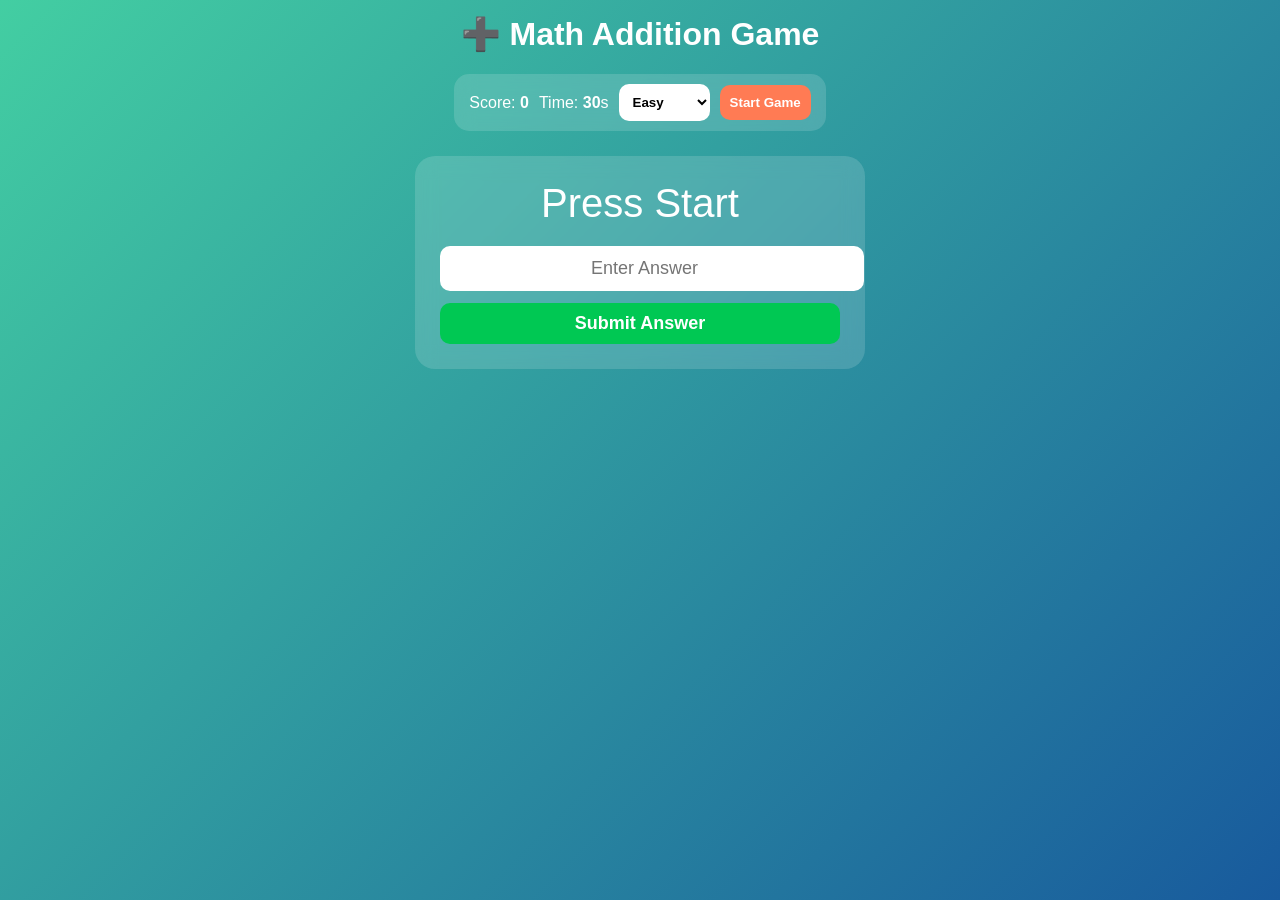
<file: additiongame.html>
<!DOCTYPE html>
<html lang="en">
<head>
<meta charset="UTF-8">
<meta name="viewport" content="width=device-width, initial-scale=1.0">
<title>Math Addition Game</title>

<style>
:root{
--bg:linear-gradient(135deg,#43cea2,#185a9d);
}

body{
margin:0;
font-family:'Segoe UI',sans-serif;
background:var(--bg);
color:white;
display:flex;
flex-direction:column;
align-items:center;
min-height:100vh;
}

h1{
margin-top:15px;
font-size:clamp(22px,4vw,32px);
}

.top-bar{
display:flex;
flex-wrap:wrap;
gap:10px;
justify-content:center;
align-items:center;
background:rgba(255,255,255,0.15);
padding:10px 15px;
border-radius:15px;
backdrop-filter:blur(10px);
}

button,select{
padding:10px;
border:none;
border-radius:10px;
font-weight:bold;
cursor:pointer;
}

button{
background:#ff7b54;
color:white;
}

button:hover{
opacity:0.8;
}

select{
background:white;
color:black;
}

.game-box{
margin-top:25px;
background:rgba(255,255,255,0.15);
padding:25px;
border-radius:20px;
text-align:center;
width:90%;
max-width:400px;
backdrop-filter:blur(10px);
}

.question{
font-size:clamp(28px,6vw,40px);
margin-bottom:20px;
}

input{
width:100%;
padding:12px;
font-size:18px;
border:none;
border-radius:10px;
text-align:center;
}

.submit-btn{
margin-top:12px;
width:100%;
font-size:18px;
background:#00c853;
}

.submit-btn:hover{
background:#00a844;
}

.win{
margin-top:20px;
display:none;
text-align:center;
}

.stars{
color:gold;
font-size:24px;
}
</style>
</head>

<body>

<h1>➕ Math Addition Game</h1>

<div class="top-bar">
<span>Score: <b id="score">0</b></span>
<span>Time: <b id="time">30</b>s</span>

<select id="level">
<option value="10">Easy</option>
<option value="50">Medium</option>
<option value="100">Hard</option>
</select>

<button onclick="startGame()">Start Game</button>
</div>

<div class="game-box">
<div class="question" id="question">Press Start</div>

<input type="number" id="answer" placeholder="Enter Answer">

<button class="submit-btn" onclick="checkAnswer()">Submit Answer</button>
</div>

<div class="win" id="win">
🎉 Time's Up!<br>
<div class="stars" id="stars"></div>
</div>

<script>
let num1,num2,correct;
let score=0,time=30,timer;

function startGame(){

score=0;
time=30;

document.getElementById("score").textContent=0;
document.getElementById("time").textContent=30;
document.getElementById("win").style.display="none";

nextQuestion();

clearInterval(timer);
timer=setInterval(()=>{
time--;
document.getElementById("time").textContent=time;

if(time<=0){
clearInterval(timer);
endGame();
}
},1000);

}

function nextQuestion(){

let max=parseInt(document.getElementById("level").value);

num1=Math.floor(Math.random()*max);
num2=Math.floor(Math.random()*max);

correct=num1+num2;

document.getElementById("question").textContent=`${num1} + ${num2} = ?`;
document.getElementById("answer").value="";
}

function checkAnswer(){

let input=document.getElementById("answer");
let ans=parseInt(input.value);

if(isNaN(ans)) return;

if(ans===correct){
score++;
playSound(700);
}else{
playSound(200);
}

document.getElementById("score").textContent=score;

input.value="";
nextQuestion();
}

document.getElementById("answer").addEventListener("keyup",function(e){
if(e.key==="Enter"){
checkAnswer();
}
});

function endGame(){

document.getElementById("win").style.display="block";

let stars="⭐️⭐️⭐️";
if(score<10) stars="⭐️⭐️";
if(score<5) stars="⭐️";

document.getElementById("stars").textContent=stars;

playSound(1000);
}

function playSound(freq){
let ctx=new(window.AudioContext||window.webkitAudioContext)();
let osc=ctx.createOscillator();
osc.frequency.value=freq;
osc.connect(ctx.destination);
osc.start();
osc.stop(ctx.currentTime+0.1);
}
</script>

</body>
</html>
</file>
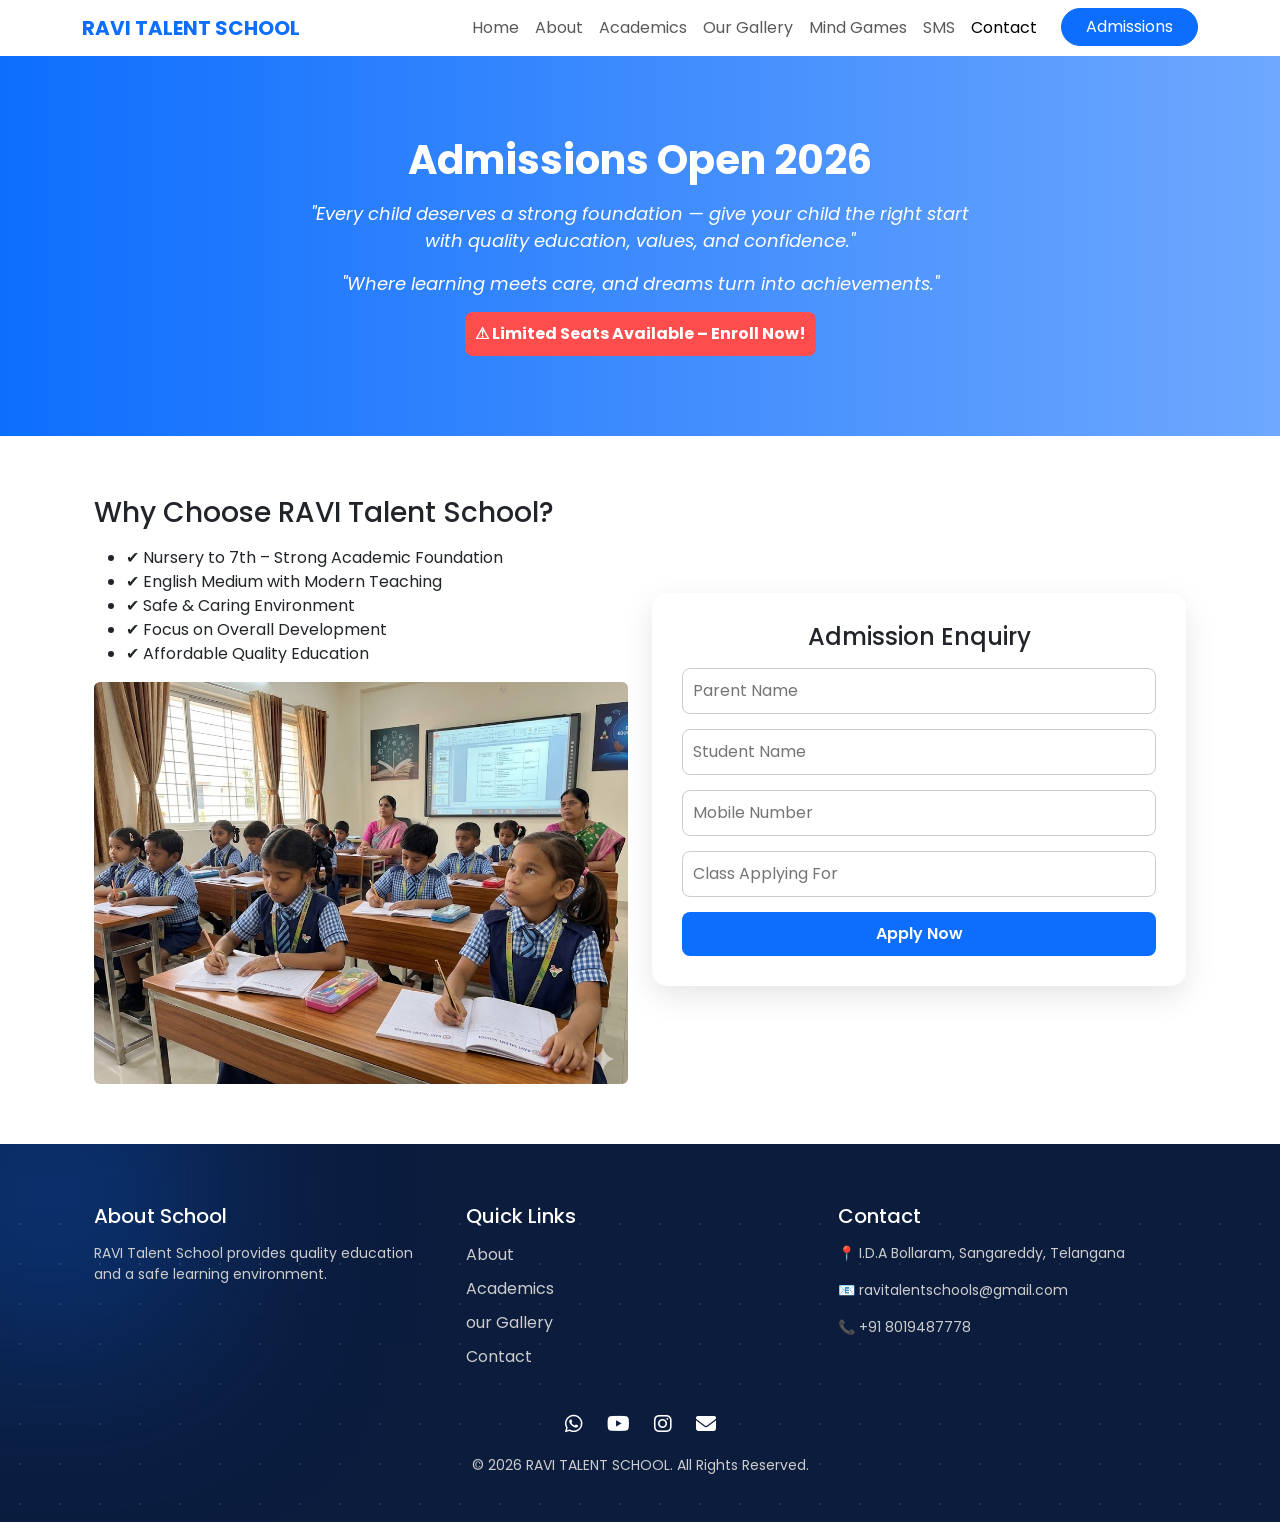
<file: admissions.html>
<!DOCTYPE html>
<html lang="en">
<head>
<meta charset="UTF-8">
<meta name="viewport" content="width=device-width, initial-scale=1.0">

<title>Admissions - RAVI Talent School</title>

<!-- Bootstrap -->
<link href="https://cdn.jsdelivr.net/npm/bootstrap@5.3.2/dist/css/bootstrap.min.css" rel="stylesheet">

<!-- Google Font -->
<link href="https://fonts.googleapis.com/css2?family=Poppins:wght@300;500;600;700&display=swap" rel="stylesheet">

<link rel="stylesheet" href="https://cdnjs.cloudflare.com/ajax/libs/font-awesome/6.5.0/css/all.min.css">

<link rel="stylesheet" href="styles.css">

<style>

/* HERO */
.admission-hero {
    background: linear-gradient(to right, #0d6efd, #6ea8fe);
    color: white;
    padding: 80px 0;
    text-align: center;
}

/* QUOTE */
.quote {
    font-size: 18px;
    font-style: italic;
    max-width: 700px;
    margin: auto;
}

/* ALERT */
.limited {
    background: #ff4d4d;
    color: white;
    padding: 10px;
    font-weight: bold;
    border-radius: 8px;
    display: inline-block;
    margin-top: 15px;
}

/* FORM */
.admission-form {
    background: white;
    padding: 30px;
    border-radius: 15px;
    box-shadow: 0 10px 30px rgba(0,0,0,0.1);
}

.admission-form input {
    width: 100%;
    padding: 10px;
    margin-bottom: 15px;
    border-radius: 8px;
    border: 1px solid #ccc;
}

.admission-form button {
    width: 100%;
    padding: 10px;
    border: none;
    background: #0d6efd;
    color: white;
    border-radius: 8px;
}

.admission-form button:hover {
    background: #084298;
}

</style>

</head>

<body>

<!-- NAVBAR -->
<nav class="navbar navbar-expand-lg navbar-light sticky-top glass">
<div class="container">

<a class="navbar-brand fw-bold text-primary">RAVI TALENT SCHOOL</a>

<button class="navbar-toggler" type="button" data-bs-toggle="collapse" data-bs-target="#menu">
<span class="navbar-toggler-icon"></span>
</button>

<div class="collapse navbar-collapse" id="menu">
<ul class="navbar-nav ms-auto">

<li class="nav-item"><a class="nav-link" href="index.html">Home</a></li>
<li class="nav-item"><a class="nav-link" href="about.html">About</a></li>
<li class="nav-item"><a class="nav-link" href="academics.html">Academics</a></li>
<li class="nav-item"><a class="nav-link" href="gallery.html">Our Gallery</a></li>
<li class="nav-item"><a class="nav-link" href="mindgames.html">Mind Games</a></li>
<li class="nav-item">
<a class="nav-link" href="https://school.ravitalentsupport.workers.dev/" target="_blank">SMS</a>
</li>
<li class="nav-item"><a class="nav-link active" href="#contact">Contact</a></li>

<li class="nav-item">
<a href="admissions.html" class="btn btn-primary rounded-pill px-4 ms-lg-3 mt-2 mt-lg-0">
Admissions
</a>
</li>

</ul>
</div>

</div>
</nav>

<!-- HERO -->
<section class="admission-hero">
<div class="container">

<h1 class="fw-bold">Admissions Open 2026</h1>

<p class="quote mt-3">
"Every child deserves a strong foundation — give your child the right start with quality education, values, and confidence."
</p>

<p class="quote mt-3">
"Where learning meets care, and dreams turn into achievements."
</p>

<div class="limited">
⚠ Limited Seats Available – Enroll Now!
</div>

</div>
</section>

<!-- CONTENT -->
<section class="section">
<div class="container">
<div class="row align-items-center">

<!-- LEFT -->
<div class="col-lg-6">

<h3 class="mb-3">Why Choose RAVI Talent School?</h3>

<ul>
<li>✔ Nursery to 7th – Strong Academic Foundation</li>
<li>✔ English Medium with Modern Teaching</li>
<li>✔ Safe & Caring Environment</li>
<li>✔ Focus on Overall Development</li>
<li>✔ Affordable Quality Education</li>
</ul>

<img src="Assets/ClassRoom.jpeg" class="img-fluid rounded mt-3">

</div>

<!-- RIGHT FORM -->
<div class="col-lg-6">

<form action="https://formsubmit.co/ravitalentschools@gmail.com" method="POST" class="admission-form">

<input type="hidden" name="_captcha" value="false">
<input type="hidden" name="_subject" value="New Admission Enquiry">

<h4 class="text-center mb-3">Admission Enquiry</h4>

<input type="text" name="Parent Name" placeholder="Parent Name" required>
<input type="text" name="Student Name" placeholder="Student Name" required>
<input type="tel" name="Mobile Number" placeholder="Mobile Number" required>
<input type="text" name="Class Applying For" placeholder="Class Applying For" required>

<button type="submit">Apply Now</button>

</form>

</div>

</div>
</div>
</section>

<!-- FOOTER -->
<footer class="footer" id="contact">

<div class="footer-bg"></div>

<div class="container">
<div class="row">

<div class="col-md-4">
<h5>About School</h5>
<p>RAVI Talent School provides quality education and a safe learning environment.</p>
</div>

<div class="col-md-4">
<h5>Quick Links</h5>
<ul class="footer-links">
<li><a href="about.html">About</a></li>
<li><a href="academics.html">Academics</a></li>
<li><a href="gallery.html">our Gallery</a></li>
<li><a href="#contact">Contact</a></li>
</ul>
</div>

<div class="col-md-4">
<h5>Contact</h5>
<p>📍 I.D.A Bollaram, Sangareddy, Telangana</p>
<p>📧 ravitalentschools@gmail.com</p>
<p>📞 +91 8019487778</p>
</div>

</div>

<div class="social-icons text-center mt-4">
<a href="https://wa.me/918019487778" target="_blank"><i class="fab fa-whatsapp"></i></a>
<a href="https://www.youtube.com/@RavitalentSchool" target="_blank"><i class="fab fa-youtube"></i></a>
<a href="https://www.instagram.com/reel/DW5PZ6SDyOl/?igsh=MXRnZGo2" target="_blank"><i class="fab fa-instagram"></i></a>
<a href="mailto:ravitalentschools@gmail.com"><i class="fas fa-envelope"></i></a>
</div>

<div class="text-center mt-3">
<p class="copy-text">© 2026 RAVI TALENT SCHOOL. All Rights Reserved.</p>
</div>

</div>
</footer>

<script src="https://cdn.jsdelivr.net/npm/bootstrap@5.3.2/dist/js/bootstrap.bundle.min.js"></script>

</body>
</html>
</file>
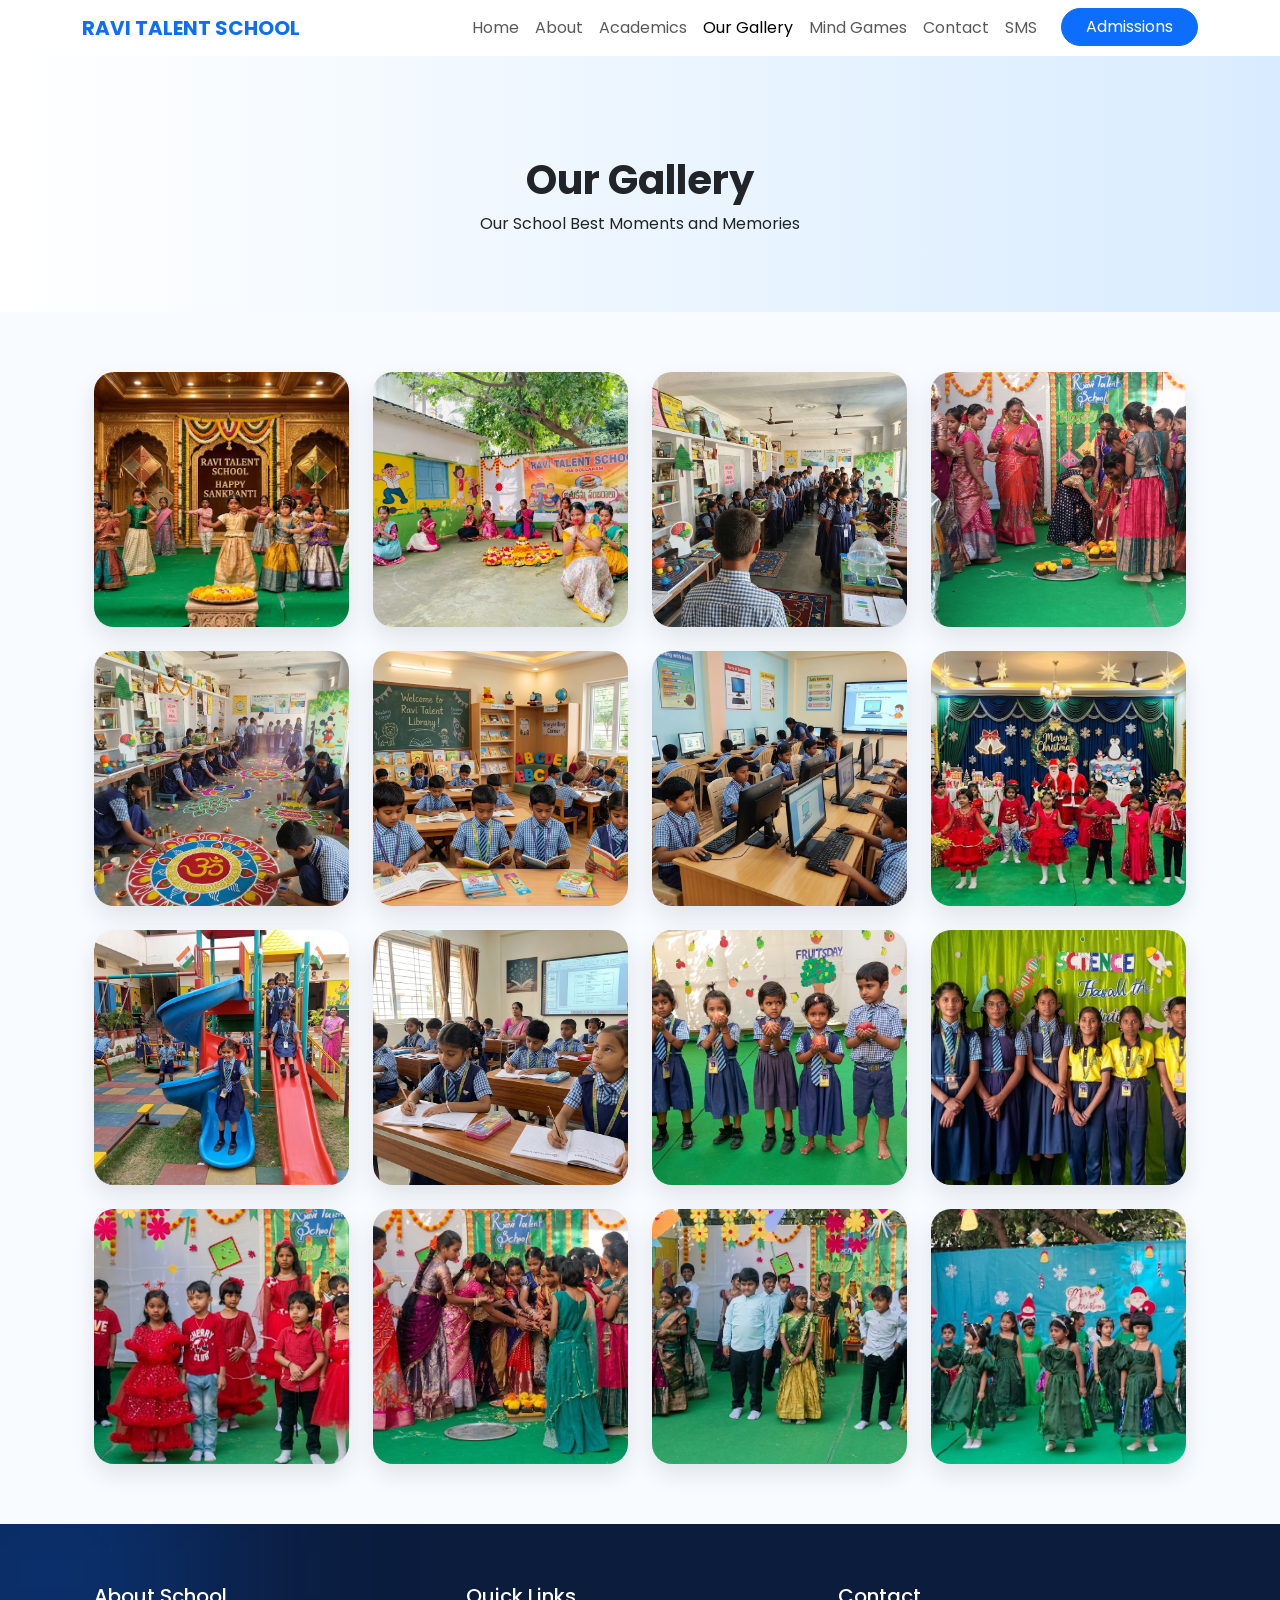
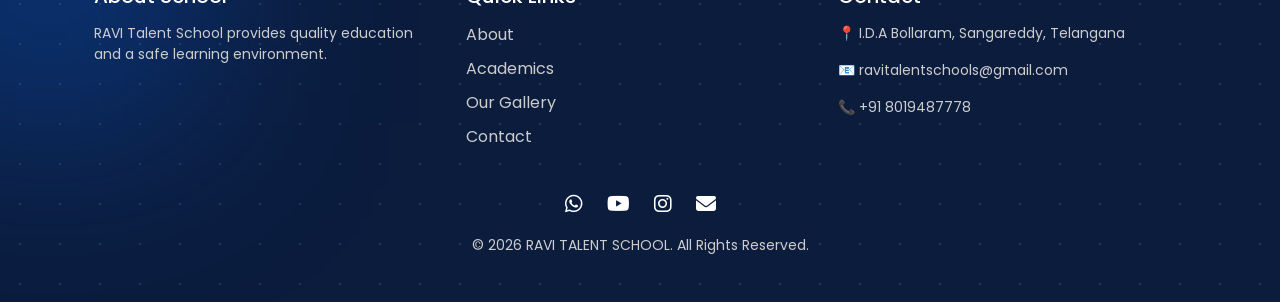
<file: gallery.html>
<!DOCTYPE html>
<html lang="en">
<head>
<meta charset="UTF-8">
<meta name="viewport" content="width=device-width, initial-scale=1.0">

<title>Gallery - RAVI Talent School</title>

<!-- Bootstrap -->
<link href="https://cdn.jsdelivr.net/npm/bootstrap@5.3.2/dist/css/bootstrap.min.css" rel="stylesheet">

<!-- Google Font -->
<link href="https://fonts.googleapis.com/css2?family=Poppins:wght@300;500;600;700&display=swap" rel="stylesheet">

<link rel="stylesheet" href="https://cdnjs.cloudflare.com/ajax/libs/font-awesome/6.5.0/css/all.min.css">

<link rel="stylesheet" href="styles.css">

<style>

/* GALLERY SECTION */
.gallery-section {
    background: #f8fbff;
}

/* CARD */
.gallery-card {
    width: 100%;
    aspect-ratio: 1;
    border-radius: 20px;
    overflow: hidden;
    position: relative;
    box-shadow: 0 10px 25px rgba(0,0,0,0.1);
    transition: 0.4s;
}

/* IMAGE */
.gallery-card img {
    width: 100%;
    height: 100%;
    object-fit: cover;
    transition: 0.4s;
    cursor: pointer;
}

/* HOVER */
.gallery-card:hover img {
    transform: scale(1.1);
}

.gallery-card:hover {
    transform: translateY(-8px);
}

/* OVERLAY */
.gallery-card::after {
    content: "";
    position: absolute;
    width: 100%;
    height: 100%;
    background: rgba(13,110,253,0.2);
    top: 0;
    left: 0;
    opacity: 0;
    transition: 0.4s;
}

.gallery-card:hover::after {
    opacity: 1;
}

/* LIGHTBOX */
.lightbox {
    position: fixed;
    width: 100%;
    height: 100%;
    background: rgba(0,0,0,0.9);
    top: 0;
    left: 0;
    display: none;
    justify-content: center;
    align-items: center;
    z-index: 9999;
}

.lightbox img {
    max-width: 90%;
    max-height: 80%;
    border-radius: 10px;
}

.lightbox span {
    position: absolute;
    top: 30px;
    right: 40px;
    font-size: 30px;
    color: white;
    cursor: pointer;
}

</style>

</head>

<body>

<!-- NAVBAR -->
<nav class="navbar navbar-expand-lg navbar-light sticky-top glass">
<div class="container">

<a class="navbar-brand fw-bold text-primary">RAVI TALENT SCHOOL</a>

<button class="navbar-toggler" type="button" data-bs-toggle="collapse" data-bs-target="#menu">
<span class="navbar-toggler-icon"></span>
</button>

<div class="collapse navbar-collapse" id="menu">
<ul class="navbar-nav ms-auto">

<li class="nav-item"><a class="nav-link" href="index.html">Home</a></li>
<li class="nav-item"><a class="nav-link" href="about.html">About</a></li>
<li class="nav-item"><a class="nav-link" href="academics.html">Academics</a></li>
<li class="nav-item"><a class="nav-link active" href="gallery.html">Our Gallery</a></li>
<li class="nav-item"><a class="nav-link" href="mindgames.html">Mind Games</a></li>
<li class="nav-item"><a class="nav-link" href="#contact">Contact</a></li>
<li class="nav-item">
<a class="nav-link" href="https://school.ravitalentsupport.workers.dev/" target="_blank">SMS</a>
</li>

<li class="nav-item">
<a href="admissions.html" class="btn btn-primary rounded-pill px-4 ms-lg-3 mt-2 mt-lg-0">
Admissions
</a>
</li>

</ul>
</div>

</div>
</nav>

<!-- HERO -->
<section class="hero text-center">
<div class="container">
<h1 class="fw-bold">Our Gallery</h1>
<p>Our School Best Moments and Memories</p>
</div>
</section>

<!-- GALLERY -->
<section class="gallery-section section text-center">
<div class="container">

<div class="row g-4">

<!-- IMAGES -->

<div class="col-lg-3 col-6">
<div class="gallery-card">
<img src="Assets/gallery1.jpeg" onclick="openLightbox(this.src)">
</div>
</div>

<div class="col-lg-3 col-6">
<div class="gallery-card">
<img src="Assets/update8.jpeg" onclick="openLightbox(this.src)">
</div>
</div>

<div class="col-lg-3 col-6">
<div class="gallery-card">
<img src="Assets/gallery3.jpeg" onclick="openLightbox(this.src)">
</div>
</div>

<div class="col-lg-3 col-6">
<div class="gallery-card">
<img src="Assets/gallery4.jpg" onclick="openLightbox(this.src)">
</div>
</div>

<div class="col-lg-3 col-6">
<div class="gallery-card">
<img src="Assets/gallery5.jpeg" onclick="openLightbox(this.src)">
</div>
</div>

<div class="col-lg-3 col-6">
<div class="gallery-card">
<img src="Assets/gallery6.jpeg" onclick="openLightbox(this.src)">
</div>
</div>

<div class="col-lg-3 col-6">
<div class="gallery-card">
<img src="Assets/gallery7.jpeg" onclick="openLightbox(this.src)">
</div>
</div>

<div class="col-lg-3 col-6">
<div class="gallery-card">
<img src="Assets/gallery8.jpeg" onclick="openLightbox(this.src)">
</div>
</div>

<div class="col-lg-3 col-6">
<div class="gallery-card">
<img src="Assets/playing.jpeg" onclick="openLightbox(this.src)">
</div>
</div>

<div class="col-lg-3 col-6">
<div class="gallery-card">
<img src="Assets/ClassRoom.jpeg" onclick="openLightbox(this.src)">
</div>
</div>

<div class="col-lg-3 col-6">
<div class="gallery-card">
<img src="Assets/update1.jpeg" onclick="openLightbox(this.src)">
</div>
</div>

<div class="col-lg-3 col-6">
<div class="gallery-card">
<img src="Assets/update2.jpeg" onclick="openLightbox(this.src)">
</div>
</div>

<div class="col-lg-3 col-6">
<div class="gallery-card">
<img src="Assets/update3.jpeg" onclick="openLightbox(this.src)">
</div>
</div>

<div class="col-lg-3 col-6">
<div class="gallery-card">
<img src="Assets/update4.jpeg" onclick="openLightbox(this.src)">
</div>
</div>

<div class="col-lg-3 col-6">
<div class="gallery-card">
<img src="Assets/update5.jpeg" onclick="openLightbox(this.src)">
</div>
</div>

<div class="col-lg-3 col-6">
<div class="gallery-card">
<img src="Assets/update6.jpeg" onclick="openLightbox(this.src)">
</div>
</div>

</div>

</div>
</section>

<!-- LIGHTBOX -->
<div class="lightbox" id="lightbox">
<span onclick="closeLightbox()">×</span>
<img id="lightbox-img">
</div>

<!-- FOOTER -->
<footer class="footer" id="contact">

<div class="footer-bg"></div>

<div class="container">
<div class="row">

<div class="col-md-4">
<h5>About School</h5>
<p>RAVI Talent School provides quality education and a safe learning environment.</p>
</div>

<div class="col-md-4">
<h5>Quick Links</h5>
<ul class="footer-links">
<li><a href="about.html">About</a></li>
<li><a href="academics.html">Academics</a></li>
<li><a href="gallery.html">Our Gallery</a></li>
<li><a href="#contact">Contact</a></li>
</ul>
</div>

<div class="col-md-4">
<h5>Contact</h5>
<p>📍 I.D.A Bollaram, Sangareddy, Telangana</p>
<p>📧 ravitalentschools@gmail.com</p>
<p>📞 +91 8019487778</p>
</div>

</div>

<div class="social-icons text-center mt-4">
<a href="https://wa.me/918019487778" target="_blank"><i class="fab fa-whatsapp"></i></a>
<a href="https://www.youtube.com/@RavitalentSchool" target="_blank"><i class="fab fa-youtube"></i></a>
<a href="https://www.instagram.com/reel/DW5PZ6SDyOl/?igsh=MXRnZGo2" target="_blank"><i class="fab fa-instagram"></i></a>
<a href="mailto:ravitalentschools@gmail.com"><i class="fas fa-envelope"></i></a>
</div>

<div class="text-center mt-3">
<p class="copy-text">© 2026 RAVI TALENT SCHOOL. All Rights Reserved.</p>
</div>

</div>
</footer>

<!-- SCRIPTS -->
<script src="https://cdn.jsdelivr.net/npm/bootstrap@5.3.2/dist/js/bootstrap.bundle.min.js"></script>

<script>
function openLightbox(src){
    document.getElementById("lightbox").style.display = "flex";
    document.getElementById("lightbox-img").src = src;
}

function closeLightbox(){
    document.getElementById("lightbox").style.display = "none";
}
</script>

</body>
</html>
</file>
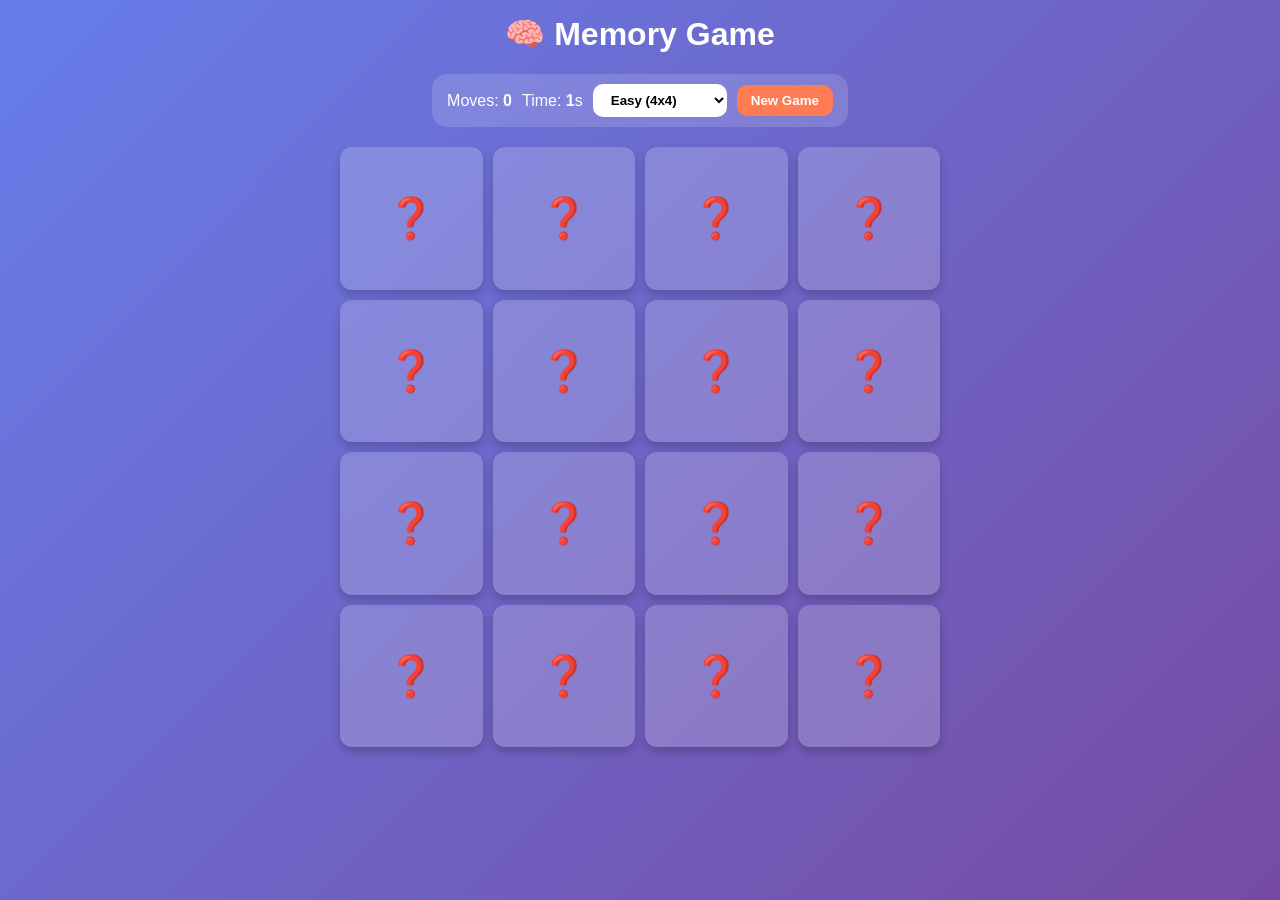
<file: memory-game.html>
<!DOCTYPE html>
<html lang="en">
<head>
<meta charset="UTF-8">
<meta name="viewport" content="width=device-width, initial-scale=1.0">
<title>Premium Memory Game</title>

<style>
:root{
--primary:#6c63ff;
--bg:linear-gradient(135deg,#667eea,#764ba2);
}

body{
margin:0;
font-family:'Segoe UI',sans-serif;
background:var(--bg);
display:flex;
flex-direction:column;
align-items:center;
color:white;
min-height:100vh;
}

h1{
margin-top:15px;
font-size:clamp(22px,4vw,32px);
}

.top-bar{
display:flex;
flex-wrap:wrap;
gap:10px;
justify-content:center;
align-items:center;
background:rgba(255,255,255,0.15);
padding:10px 15px;
border-radius:15px;
backdrop-filter:blur(10px);
}

.top-bar span{
font-size:16px;
}

button,select{
padding:8px 14px;
border:none;
border-radius:10px;
cursor:pointer;
font-weight:bold;
}

button{
background:#ff7b54;
color:white;
}

button:hover{
opacity:0.8;
}

select{
background:white;
color:black;
}

.board{
display:grid;
gap:10px;
justify-content:center;
margin-top:20px;
width:95%;
max-width:500px;
}

.card{
position:relative;
width:100%;
aspect-ratio:1/1;
transform-style:preserve-3d;
transition:transform 0.5s;
cursor:pointer;
}

.card.flip{
transform:rotateY(180deg);
}

.face{
position:absolute;
width:100%;
height:100%;
display:flex;
align-items:center;
justify-content:center;
border-radius:12px;
font-size:clamp(24px,5vw,40px);
backface-visibility:hidden;
box-shadow:0 5px 10px rgba(0,0,0,0.2);
}

.front{
background:#ffffff30;
}

.back{
background:white;
color:black;
transform:rotateY(180deg);
}

.win{
margin-top:20px;
font-size:clamp(20px,4vw,28px);
display:none;
text-align:center;
}

.stars{
color:gold;
font-size:24px;
}

@media(min-width:600px){
.board{max-width:600px;}
}
</style>
</head>

<body>

<h1>🧠 Memory Game</h1>

<div class="top-bar">
<span>Moves: <b id="moves">0</b></span>
<span>Time: <b id="time">0</b>s</span>

<select id="level">
<option value="4">Easy (4x4)</option>
<option value="6">Medium (6x6)</option>
<option value="8">Hard (8x8)</option>
</select>

<button onclick="startGame()">New Game</button>
</div>

<div class="board" id="board"></div>

<div class="win" id="win">
🎉 You Won!<br>
<div class="stars" id="stars"></div>
</div>

<script>
const emojis=["🍎","🍌","🍇","🍓","🍉","🍍","🥝","🍒","🥑","🍋","🍊","🍐","🍇","🍓","🍉","🍍","🥝","🍒","🥑","🍋","🍊","🍐"];

let first=null,second=null,lock=false;
let moves=0,time=0,timer;

const board=document.getElementById("board");

function startGame(){

let size=parseInt(document.getElementById("level").value);
board.style.gridTemplateColumns=`repeat(${size},1fr)`;

let needed=(size*size)/2;
let selected=emojis.slice(0,needed);
let cards=[...selected,...selected];

cards.sort(()=>Math.random()-0.5);

board.innerHTML="";
moves=0;
time=0;
document.getElementById("moves").textContent=0;
document.getElementById("time").textContent=0;
document.getElementById("win").style.display="none";

clearInterval(timer);
timer=setInterval(()=>{
time++;
document.getElementById("time").textContent=time;
},1000);

cards.forEach(e=>{
let card=document.createElement("div");
card.className="card";

card.innerHTML=`
<div class="face front">❓</div>
<div class="face back">${e}</div>
`;

card.onclick=()=>flip(card);

board.appendChild(card);
});

}

function flip(card){

if(lock || card===first) return;

playSound(400);

card.classList.add("flip");

if(!first){
first=card;
return;
}

second=card;
moves++;
document.getElementById("moves").textContent=moves;

if(first.innerText===second.innerText){
playSound(700);
first.onclick=null;
second.onclick=null;
reset();
checkWin();
}else{
lock=true;
setTimeout(()=>{
first.classList.remove("flip");
second.classList.remove("flip");
reset();
},700);
}

}

function reset(){
[first,second]=[null,null];
lock=false;
}

function checkWin(){
let all=document.querySelectorAll(".card").length;
let flipped=document.querySelectorAll(".flip").length;

if(all===flipped){
clearInterval(timer);
document.getElementById("win").style.display="block";

let stars="⭐️⭐️⭐️";
if(moves>30) stars="⭐️⭐️";
if(moves>60) stars="⭐️";

document.getElementById("stars").textContent=stars;

playSound(1000);
}
}

function playSound(freq){
let ctx=new(window.AudioContext||window.webkitAudioContext)();
let osc=ctx.createOscillator();
osc.type="sine";
osc.frequency.value=freq;
osc.connect(ctx.destination);
osc.start();
osc.stop(ctx.currentTime+0.1);
}

startGame();
</script>

</body>
</html>
</file>
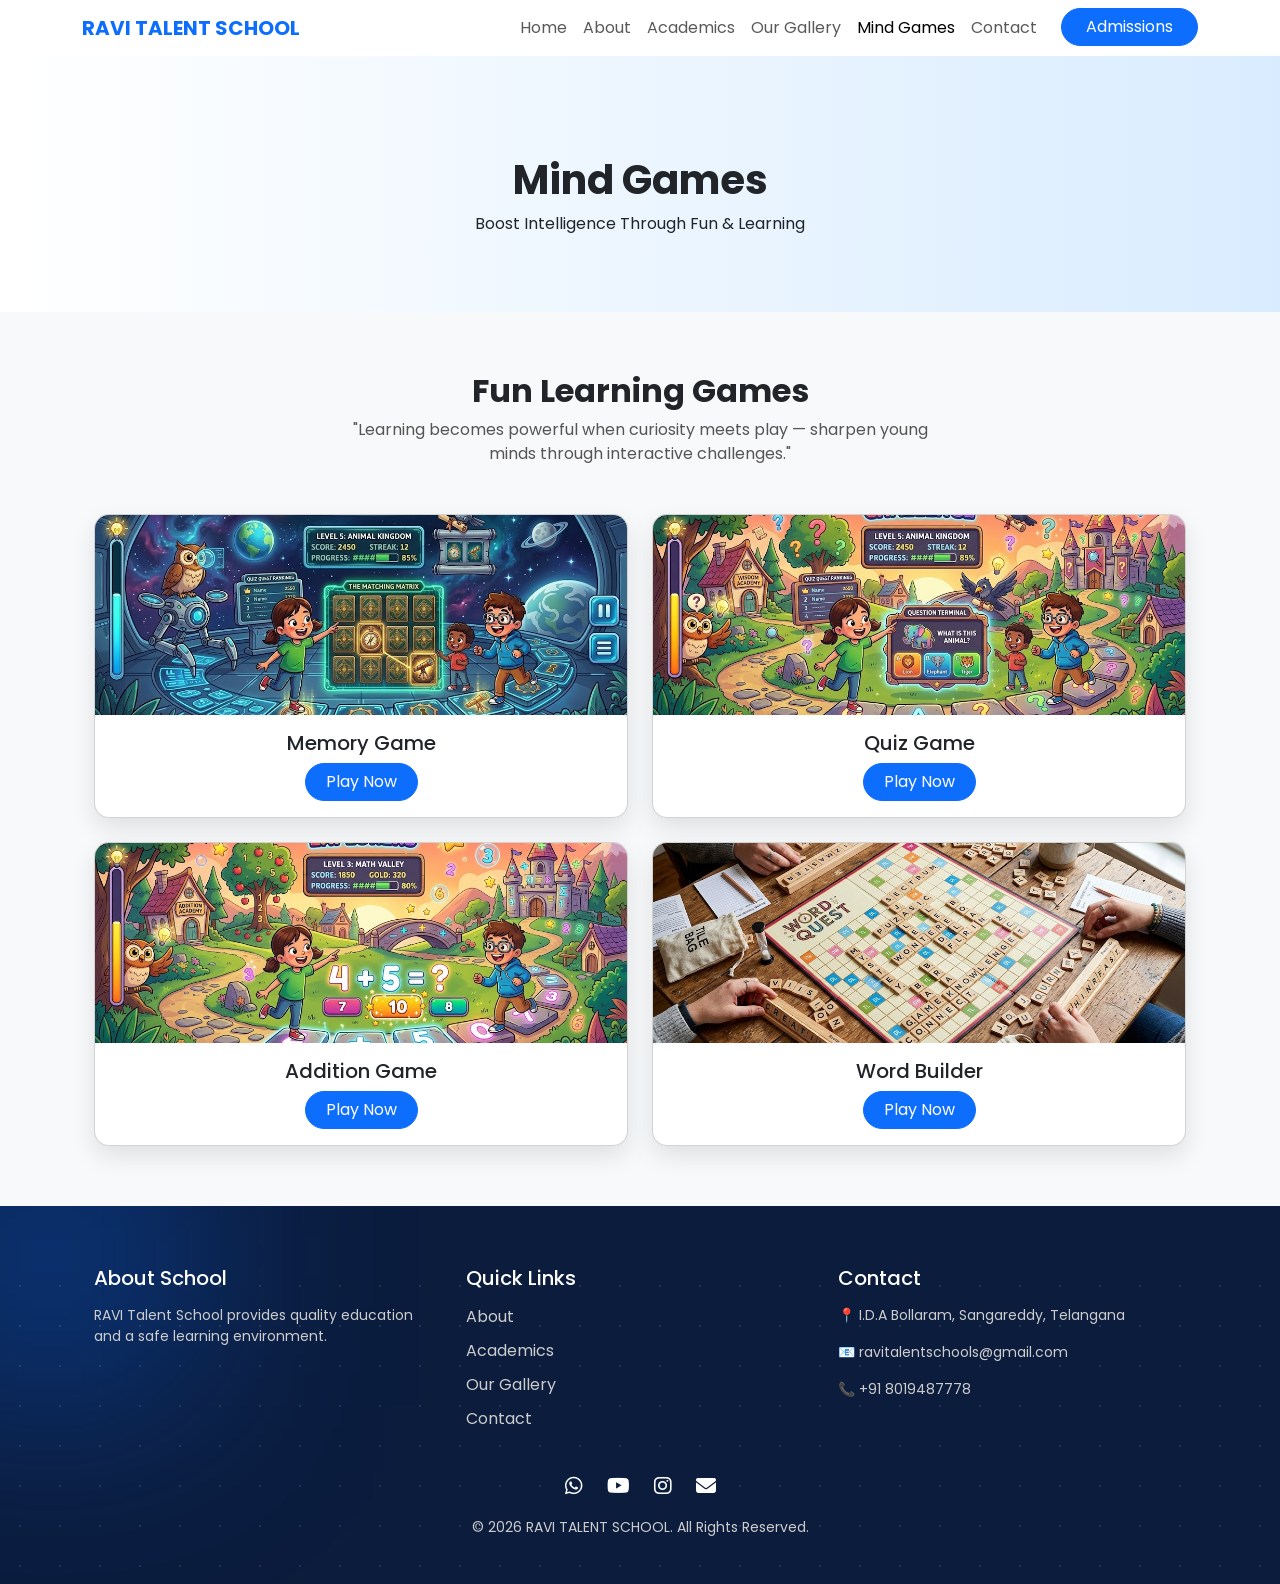
<file: mindgames.html>
<!DOCTYPE html>
<html lang="en">
<head>
<meta charset="UTF-8">
<meta name="viewport" content="width=device-width, initial-scale=1.0">

<title>Mind Games - RAVI Talent School</title>

<!-- Bootstrap -->
<link href="https://cdn.jsdelivr.net/npm/bootstrap@5.3.2/dist/css/bootstrap.min.css" rel="stylesheet">

<!-- Google Font -->
<link href="https://fonts.googleapis.com/css2?family=Poppins:wght@300;500;600;700&display=swap" rel="stylesheet">

<link rel="stylesheet" href="https://cdnjs.cloudflare.com/ajax/libs/font-awesome/6.5.0/css/all.min.css">

<link rel="stylesheet" href="styles.css">

<style>

/* SECTION */
.quote {
    font-size: 16px;
    color: #555;
    max-width: 600px;
    margin: auto;
}

/* CARD */
.game-card {
    border-radius: 15px;
    overflow: hidden;
    box-shadow: 0 10px 25px rgba(0,0,0,0.1);
    transition: 0.4s;
    height: 100%;
}

/* IMAGE */
.game-card img {
    height: 200px;
    object-fit: cover;
}

/* HOVER */
.game-card:hover {
    transform: translateY(-8px);
}

/* BUTTON */
.game-card .btn {
    border-radius: 25px;
    padding: 6px 20px;
}

/* MOBILE FIX */
@media(max-width:768px){
    .game-card img {
        height: 180px;
    }
}

</style>

</head>

<body>

<!-- NAVBAR -->
<nav class="navbar navbar-expand-lg navbar-light sticky-top glass">
<div class="container">

<a class="navbar-brand fw-bold text-primary">RAVI TALENT SCHOOL</a>

<button class="navbar-toggler" type="button" data-bs-toggle="collapse" data-bs-target="#menu">
<span class="navbar-toggler-icon"></span>
</button>

<div class="collapse navbar-collapse" id="menu">
<ul class="navbar-nav ms-auto">

<li class="nav-item"><a class="nav-link" href="index.html">Home</a></li>
<li class="nav-item"><a class="nav-link" href="about.html">About</a></li>
<li class="nav-item"><a class="nav-link" href="academics.html">Academics</a></li>
<li class="nav-item"><a class="nav-link" href="gallery.html">Our Gallery</a></li>
<li class="nav-item"><a class="nav-link active" href="mindgames.html">Mind Games</a></li>
<li class="nav-item"><a class="nav-link" href="#contact">Contact</a></li>

<li class="nav-item">
<a href="admissions.html" class="btn btn-primary rounded-pill px-4 ms-lg-3 mt-2 mt-lg-0">
Admissions
</a>
</li>

</ul>
</div>

</div>
</nav>

<!-- HERO -->
<section class="hero text-center">
<div class="container">
<h1 class="fw-bold">Mind Games</h1>
<p>Boost Intelligence Through Fun & Learning</p>
</div>
</section>

<!-- MIND GAMES SECTION -->
<section class="section bg-light text-center">
<div class="container">

<h2 class="fw-bold mb-2">Fun Learning Games</h2>

<p class="mb-5 quote">
"Learning becomes powerful when curiosity meets play — sharpen young minds through interactive challenges."
</p>

<div class="row g-4">

<!-- GAME 1 -->
<div class="col-lg-6 col-md-6 col-12">
<div class="card game-card">
<img src="Assets/mindgametheme.jpeg" class="card-img-top">
<div class="card-body">
<h5 class="card-title">Memory Game</h5>
<a href="memory-game.html" class="btn btn-primary">Play Now</a>
</div>
</div>
</div>

<!-- GAME 2 -->
<div class="col-lg-6 col-md-6 col-12">
<div class="card game-card">
<img src="Assets/quiztheme.jpeg" class="card-img-top">
<div class="card-body">
<h5 class="card-title">Quiz Game</h5>
<a href="quiz.html" class="btn btn-primary">Play Now</a>
</div>
</div>
</div>

<!-- GAME 3 -->
<div class="col-lg-6 col-md-6 col-12">
<div class="card game-card">
<img src="Assets/additiontheme.jpeg" class="card-img-top">
<div class="card-body">
<h5 class="card-title">Addition Game</h5>
<a href="additiongame.html" class="btn btn-primary">Play Now</a>
</div>
</div>
</div>

<!-- GAME 4 -->
<div class="col-lg-6 col-md-6 col-12">
<div class="card game-card">
<img src="Assets/wordgame.jpeg" class="card-img-top">
<div class="card-body">
<h5 class="card-title">Word Builder</h5>
<a href="wordgame.html" class="btn btn-primary">Play Now</a>
</div>
</div>
</div>

</div>

</div>
</section>

<!-- FOOTER -->
<footer class="footer" id="contact">

<div class="footer-bg"></div>

<div class="container">
<div class="row">

<div class="col-md-4">
<h5>About School</h5>
<p>RAVI Talent School provides quality education and a safe learning environment.</p>
</div>

<div class="col-md-4">
<h5>Quick Links</h5>
<ul class="footer-links">
<li><a href="about.html">About</a></li>
<li><a href="academics.html">Academics</a></li>
<li><a href="gallery.html">Our Gallery</a></li>
<li><a href="#contact">Contact</a></li>
</ul>
</div>

<div class="col-md-4">
<h5>Contact</h5>
<p>📍 I.D.A Bollaram, Sangareddy, Telangana</p>
<p>📧 ravitalentschools@gmail.com</p>
<p>📞 +91 8019487778</p>
</div>

</div>

<div class="social-icons text-center mt-4">
<a href="https://wa.me/918019487778" target="_blank"><i class="fab fa-whatsapp"></i></a>
<a href="https://www.youtube.com/@RavitalentSchool" target="_blank"><i class="fab fa-youtube"></i></a>
<a href="https://www.instagram.com/reel/DW5PZ6SDyOl/?igsh=MXRnZGo2" target="_blank"><i class="fab fa-instagram"></i></a>
<a href="mailto:ravitalentschools@gmail.com"><i class="fas fa-envelope"></i></a>
</div>

<div class="text-center mt-3">
<p class="copy-text">© 2026 RAVI TALENT SCHOOL. All Rights Reserved.</p>
</div>

</div>
</footer>

<!-- SCRIPTS -->
<script src="https://cdn.jsdelivr.net/npm/bootstrap@5.3.2/dist/js/bootstrap.bundle.min.js"></script>

</body>
</html>
</file>
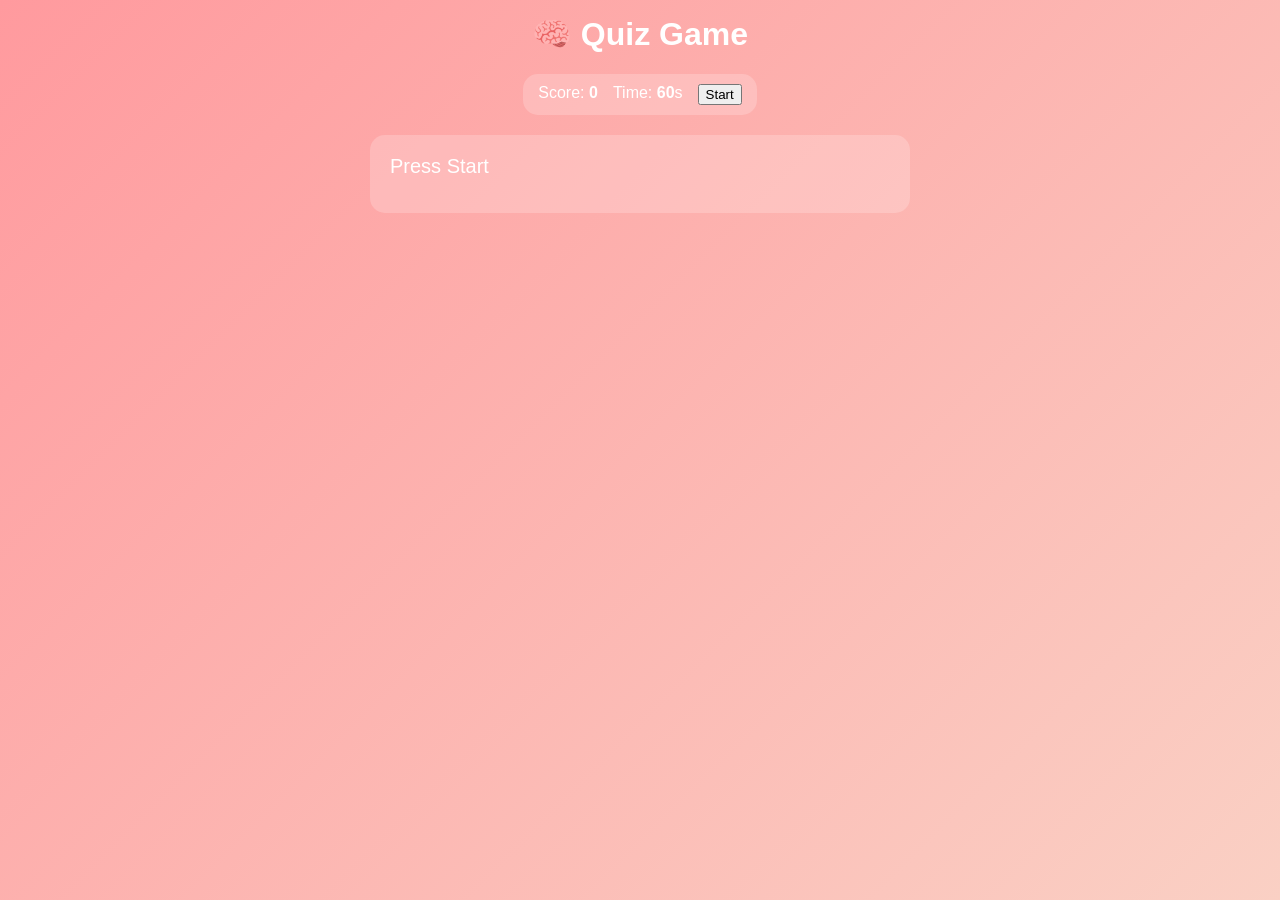
<file: quiz.html>
<!DOCTYPE html>
<html lang="en">
<head>
<meta charset="UTF-8">
<meta name="viewport" content="width=device-width, initial-scale=1.0">
<title>Quiz Game</title>

<style>
body{
margin:0;
font-family:'Segoe UI',sans-serif;
background:linear-gradient(135deg,#ff9a9e,#fad0c4);
color:white;
display:flex;
flex-direction:column;
align-items:center;
min-height:100vh;
}

h1{margin-top:15px;}

.top-bar{
display:flex;
gap:15px;
flex-wrap:wrap;
background:rgba(255,255,255,0.2);
padding:10px 15px;
border-radius:15px;
}

.quiz-box{
margin-top:20px;
background:rgba(255,255,255,0.2);
padding:20px;
border-radius:15px;
width:90%;
max-width:500px;
}

.question{
font-size:20px;
margin-bottom:15px;
}

.option{
background:white;
color:black;
padding:10px;
margin:8px 0;
border-radius:8px;
cursor:pointer;
text-align:center;
}

.option:hover{background:#ffe0b2;}

.correct{background:#00c853!important;color:white;}
.wrong{background:#d50000!important;color:white;}

.result{display:none;margin-top:20px;text-align:center;}
</style>
</head>

<body>

<h1>🧠 Quiz Game</h1>

<div class="top-bar">
<span>Score: <b id="score">0</b></span>
<span>Time: <b id="time">60</b>s</span>
<button onclick="startGame()">Start</button>
</div>

<div class="quiz-box">
<div class="question" id="question">Press Start</div>
<div id="options"></div>
</div>

<div class="result" id="result">
🎉 Quiz Completed!
</div>

<script>

const questions = [

/* ===== MATH (20) ===== */
{q:"2 + 3 = ?",options:["4","5","6","7"],answer:1},
{q:"5 + 7 = ?",options:["10","11","12","13"],answer:2},
{q:"10 - 4 = ?",options:["5","6","7","8"],answer:1},
{q:"6 × 2 = ?",options:["10","12","14","16"],answer:1},
{q:"9 ÷ 3 = ?",options:["1","2","3","4"],answer:2},
{q:"15 + 5 = ?",options:["18","19","20","21"],answer:2},
{q:"20 - 10 = ?",options:["5","10","15","20"],answer:1},
{q:"7 × 3 = ?",options:["18","20","21","24"],answer:2},
{q:"12 ÷ 4 = ?",options:["2","3","4","5"],answer:1},
{q:"8 + 9 = ?",options:["15","16","17","18"],answer:2},
{q:"14 - 6 = ?",options:["6","7","8","9"],answer:2},
{q:"9 + 6 = ?",options:["13","14","15","16"],answer:2},
{q:"16 ÷ 4 = ?",options:["2","3","4","5"],answer:2},
{q:"18 ÷ 3 = ?",options:["5","6","7","8"],answer:1},
{q:"6 × 3 = ?",options:["15","16","17","18"],answer:3},
{q:"8 × 2 = ?",options:["14","15","16","17"],answer:2},
{q:"11 + 9 = ?",options:["18","19","20","21"],answer:2},
{q:"13 - 5 = ?",options:["6","7","8","9"],answer:2},
{q:"4 × 5 = ?",options:["10","15","20","25"],answer:2},
{q:"25 ÷ 5 = ?",options:["3","4","5","6"],answer:2},

/* ===== GK (15) ===== */
{q:"Capital of India?",options:["Delhi","Mumbai","Chennai","Kolkata"],answer:0},
{q:"National animal of India?",options:["Lion","Tiger","Elephant","Horse"],answer:1},
{q:"National bird of India?",options:["Peacock","Parrot","Eagle","Crow"],answer:0},
{q:"National flower of India?",options:["Rose","Lotus","Lily","Sunflower"],answer:1},
{q:"Largest ocean?",options:["Indian","Atlantic","Pacific","Arctic"],answer:2},
{q:"Which festival is festival of lights?",options:["Holi","Diwali","Eid","Christmas"],answer:1},
{q:"How many days in a week?",options:["5","6","7","8"],answer:2},
{q:"How many months in a year?",options:["10","11","12","13"],answer:2},
{q:"Father of Nation (India)?",options:["Gandhi","Nehru","Patel","Tagore"],answer:0},
{q:"Which is our national fruit?",options:["Apple","Mango","Banana","Orange"],answer:1},
{q:"Which is our national tree?",options:["Neem","Peepal","Banyan","Coconut"],answer:2},
{q:"Which is our national game?",options:["Cricket","Hockey","Football","Kabaddi"],answer:1},
{q:"How many continents?",options:["5","6","7","8"],answer:2},
{q:"Which is largest continent?",options:["Africa","Asia","Europe","Australia"],answer:1},
{q:"Which is smallest continent?",options:["Asia","Europe","Australia","Africa"],answer:2},

/* ===== SCIENCE (15) ===== */
{q:"Sun is a?",options:["Planet","Star","Moon","Asteroid"],answer:1},
{q:"Water formula?",options:["CO2","H2O","O2","NaCl"],answer:1},
{q:"Plants make food by?",options:["Respiration","Photosynthesis","Digestion","Absorption"],answer:1},
{q:"Which gas we breathe?",options:["Oxygen","Nitrogen","Hydrogen","Carbon"],answer:0},
{q:"Earth is?",options:["Flat","Round","Square","Triangle"],answer:1},
{q:"Which organ pumps blood?",options:["Brain","Heart","Liver","Kidney"],answer:1},
{q:"Which part we use to see?",options:["Ear","Eye","Nose","Hand"],answer:1},
{q:"Which part we use to hear?",options:["Eye","Ear","Nose","Mouth"],answer:1},
{q:"Boiling point of water?",options:["50°C","100°C","150°C","200°C"],answer:1},
{q:"Which planet is Red Planet?",options:["Earth","Mars","Venus","Jupiter"],answer:1},
{q:"Which gas plants take in?",options:["Oxygen","Carbon dioxide","Nitrogen","Hydrogen"],answer:1},
{q:"Human body has how many eyes?",options:["1","2","3","4"],answer:1},
{q:"Which part we use to smell?",options:["Eye","Ear","Nose","Hand"],answer:2},
{q:"Which planet is closest to Sun?",options:["Earth","Mars","Mercury","Venus"],answer:2},
{q:"Which part helps us think?",options:["Heart","Brain","Liver","Kidney"],answer:1},

/* ===== ENGLISH (10) ===== */
{q:"Opposite of Hot?",options:["Warm","Cold","Cool","Heat"],answer:1},
{q:"Plural of Cat?",options:["Cats","Cates","Catss","Caties"],answer:0},
{q:"A for?",options:["Apple","Ball","Cat","Dog"],answer:0},
{q:"Fill: I ___ going to school.",options:["is","am","are","be"],answer:1},
{q:"Synonym of Happy?",options:["Sad","Angry","Joyful","Cry"],answer:2},
{q:"Opposite of Big?",options:["Large","Huge","Small","Tall"],answer:2},
{q:"Verb: She runs fast",options:["She","runs","fast","none"],answer:1},
{q:"Plural of Child?",options:["Childs","Children","Childes","Childrens"],answer:1},
{q:"Fill: He ___ a boy.",options:["is","are","am","be"],answer:0},
{q:"Opposite of Day?",options:["Light","Night","Evening","Morning"],answer:1}

];

let current=0,score=0,time=60,timer;

function startGame(){
current=0;
score=0;
time=60;
document.getElementById("score").textContent=0;
document.getElementById("time").textContent=60;
document.getElementById("result").style.display="none";
loadQuestion();

clearInterval(timer);
timer=setInterval(()=>{
time--;
document.getElementById("time").textContent=time;
if(time<=0){
clearInterval(timer);
endGame();
}
},1000);
}

function loadQuestion(){
if(current>=questions.length){ endGame(); return; }

let q=questions[current];
document.getElementById("question").textContent=q.q;

let html="";
q.options.forEach((opt,i)=>{
html+=`<div class="option" onclick="selectAnswer(${i})">${opt}</div>`;
});
document.getElementById("options").innerHTML=html;
}

function selectAnswer(i){
let q=questions[current];
let opts=document.querySelectorAll(".option");

if(i===q.answer){
opts[i].classList.add("correct");
score++;
}else{
opts[i].classList.add("wrong");
opts[q.answer].classList.add("correct");
}

document.getElementById("score").textContent=score;

setTimeout(()=>{
current++;
loadQuestion();
},800);
}

function endGame(){
document.getElementById("result").style.display="block";
document.getElementById("question").textContent="Game Over!";
document.getElementById("options").innerHTML="";
}

</script>

</body>
</html>
</file>
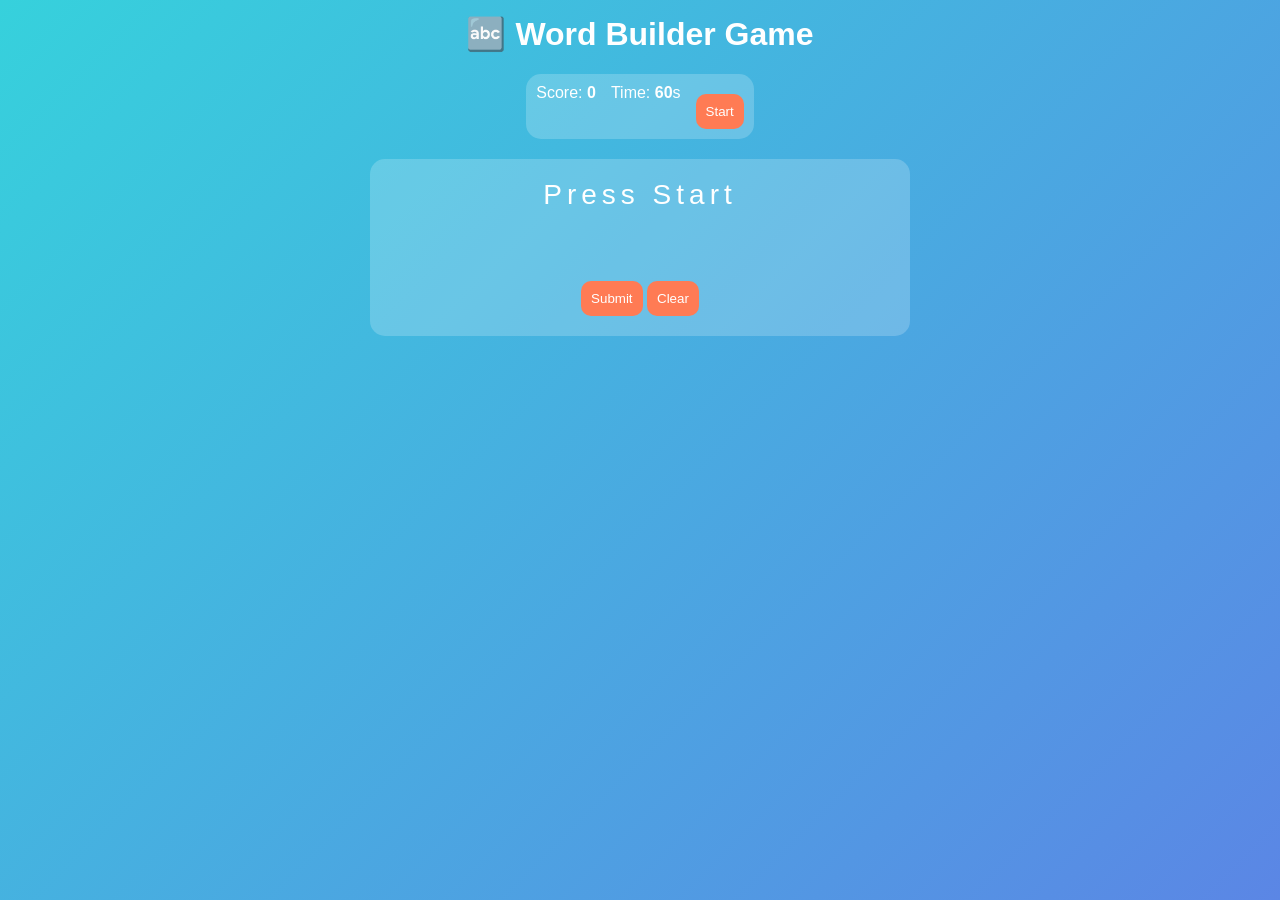
<file: wordgame.html>
<!DOCTYPE html>
<html lang="en">
<head>
<meta charset="UTF-8">
<meta name="viewport" content="width=device-width, initial-scale=1.0">
<title>Word Builder Game</title>

<style>
body{
margin:0;
font-family:'Segoe UI',sans-serif;
background:linear-gradient(135deg,#36d1dc,#5b86e5);
color:white;
display:flex;
flex-direction:column;
align-items:center;
min-height:100vh;
}

h1{margin-top:15px;}

.top-bar{
display:flex;
gap:15px;
flex-wrap:wrap;
background:rgba(255,255,255,0.2);
padding:10px;
border-radius:15px;
}

.game-box{
margin-top:20px;
background:rgba(255,255,255,0.2);
padding:20px;
border-radius:15px;
width:90%;
max-width:500px;
text-align:center;
}

.word{
font-size:28px;
letter-spacing:5px;
margin-bottom:15px;
}

.letters{
display:flex;
flex-wrap:wrap;
justify-content:center;
gap:10px;
}

.letter{
background:white;
color:black;
padding:10px 15px;
border-radius:8px;
cursor:pointer;
font-size:18px;
}

.letter:hover{background:#ffe0b2;}

.input{
margin-top:15px;
font-size:22px;
letter-spacing:5px;
min-height:30px;
}

button{
margin-top:10px;
padding:10px;
border:none;
border-radius:10px;
background:#ff7b54;
color:white;
cursor:pointer;
}

.result{display:none;margin-top:20px;}
</style>
</head>

<body>

<h1>🔤 Word Builder Game</h1>

<div class="top-bar">
<span>Score: <b id="score">0</b></span>
<span>Time: <b id="time">60</b>s</span>
<button onclick="startGame()">Start</button>
</div>

<div class="game-box">
<div class="word" id="jumbled">Press Start</div>

<div class="letters" id="letters"></div>

<div class="input" id="input"></div>

<button onclick="checkWord()">Submit</button>
<button onclick="clearInput()">Clear</button>
</div>

<div class="result" id="result">
🎉 Game Completed!
</div>

<script>

const words=[
"APPLE","BALL","CAT","DOG","BOOK","TREE","HOUSE","WATER","SCHOOL","TEACHER",
"STUDENT","PENCIL","PAPER","CHAIR","TABLE","MANGO","BANANA","ORANGE","GRAPES","MILK",
"BREAD","RICE","SUGAR","SALT","SUN","MOON","STAR","EARTH","PLANT","FLOWER",
"ROOT","LEAF","STEM","FRUIT","ANIMAL","BIRD","FISH","HORSE","COW","GOAT",
"LION","TIGER","ELEPHANT","CAR","BUS","TRAIN","BIKE","ROAD","CITY","VILLAGE",
"INDIA","WORLD","MAP","RIVER","MOUNTAIN","OCEAN","RAIN","CLOUD","WIND","FIRE"
];

let current=0,score=0,time=60,timer,correctWord="";

function startGame(){
score=0;
time=60;
current=0;

document.getElementById("score").textContent=0;
document.getElementById("time").textContent=60;
document.getElementById("result").style.display="none";

nextWord();

clearInterval(timer);
timer=setInterval(()=>{
time--;
document.getElementById("time").textContent=time;

if(time<=0){
clearInterval(timer);
endGame();
}
},1000);
}

function shuffle(word){
return word.split('').sort(()=>Math.random()-0.5);
}

function nextWord(){

if(current>=words.length){
endGame();
return;
}

correctWord=words[current];
let jumbledArr=shuffle(correctWord);

document.getElementById("jumbled").textContent=jumbledArr.join(" ");
document.getElementById("letters").innerHTML="";
document.getElementById("input").textContent="";

jumbledArr.forEach(letter=>{
let btn=document.createElement("div");
btn.className="letter";
btn.textContent=letter;
btn.onclick=()=>addLetter(letter,btn);
document.getElementById("letters").appendChild(btn);
});

}

function addLetter(letter,btn){
document.getElementById("input").textContent+=letter;
btn.style.visibility="hidden";
}

function clearInput(){
document.getElementById("input").textContent="";
nextWord();
}

function checkWord(){

let user=document.getElementById("input").textContent;

if(user===correctWord){
score++;
playSound(700);
}else{
playSound(200);
}

document.getElementById("score").textContent=score;
current++;
nextWord();
}

function endGame(){
document.getElementById("result").style.display="block";
document.getElementById("jumbled").textContent="Game Over!";
document.getElementById("letters").innerHTML="";
}

function playSound(freq){
let ctx=new(window.AudioContext||window.webkitAudioContext)();
let osc=ctx.createOscillator();
osc.frequency.value=freq;
osc.connect(ctx.destination);
osc.start();
osc.stop(ctx.currentTime+0.1);
}

</script>

</body>
</html>
</file>
<file: styles.css>
/* body {
    font-family: 'Poppins', sans-serif;
} */
body {
    margin: 0;
    overflow-x: hidden;
    font-family: 'Poppins', sans-serif;
}

img {
    max-width: 100%;
    height: auto;
    display: block;
}

section {
    overflow: hidden;
}

.row {
    margin-left: 0;
    margin-right: 0;
}

.carousel {
    overflow: hidden;
}


.glass {
    background: rgba(255, 255, 255, 0.9); /* not fully transparent */
    backdrop-filter: blur(10px);
    -webkit-backdrop-filter: blur(10px);
}

/* Hero */
.hero {
    padding-top: 100px;
    padding-bottom: 60px;
    background: linear-gradient(to right, #ffffff, #d9ecff);
}

/* Equal Carousel Images */
.same-img {
    height: 300px;
    object-fit: cover;
    border-radius: 15px;
}

/* Black Arrows */
.black-btn span {
    background-color: black;
    border-radius: 50%;
}

/* Sections */
.section {
    padding: 60px 0;
}

/* Cards */
.card {
    border-radius: 15px;
    transition: 0.3s;
}
.card:hover {
    transform: translateY(-10px);
}




/* ===============================
   ABOUT SECTION (FINAL PREMIUM)
=================================*/
.about-section {
    position: relative;
}

/* ===============================
   ICON BOX
=================================*/
.icon-box {
    width: 40px;
    height: 40px;
    background: #0d6efd;
    color: white;
    display: flex;
    align-items: center;
    justify-content: center;
    border-radius: 50%;
    flex-shrink: 0;
}

/* ===============================
   IMAGE COLLAGE
=================================*/
.about-images {
    position: relative;
    width: 100%;
    max-width: 400px;
    margin: auto;
}

/* MAIN IMAGE */
.img-main {
    width: 100%;
    border-radius: 25px;
    display: block;
    box-shadow: 0 10px 30px rgba(0,0,0,0.1);
}

/* SMALL IMAGES */
.img-small {
    position: absolute;
    border-radius: 20px;
    border: 6px solid white;
    box-shadow: 0 8px 25px rgba(0,0,0,0.15);
    transition: 0.3s;
}

/* TOP RIGHT IMAGE */
.img-top {
    width: 45%;
    top: -20px;
    right: -10px;
}

/* BOTTOM LEFT IMAGE */
.img-bottom {
    width: 55%;
    bottom: -20px;
    left: -10px;
}

/* HOVER EFFECT */
.about-images img:hover {
    transform: scale(1.05);
}

/* ===============================
   RESPONSIVE (KEEP COLLAGE)
=================================*/
@media(max-width: 768px) {

    .about-images {
        max-width: 280px;
    }

    .img-top {
        width: 50%;
        top: -10px;
        right: -5px;
    }

    .img-bottom {
        width: 60%;
        bottom: -10px;
        left: -5px;
    }
}

/* ===============================
   WHY CHOOSE US SECTION
=================================*/
.why-section {
    position: relative;
}

/* CIRCLE IMAGE */
.circle-image {
    width: 300px;
    height: 300px;
    margin: auto;
    border-radius: 50%;
    overflow: hidden;
    box-shadow: 0 10px 30px rgba(0,0,0,0.1);
}

.circle-image img {
    width: 100%;
    height: 100%;
    object-fit: cover;
}

/* BULLET LIST */
.why-list {
    list-style: none;
    padding: 0;
}

.why-list li {
    font-size: 16px;
    margin-bottom: 15px;
    padding-left: 10px;
    position: relative;
    transition: 0.3s;
}

/* HOVER EFFECT */
.why-list li:hover {
    transform: translateX(5px);
    color: #0d6efd;
}

/* ===============================
   RESPONSIVE
=================================*/
@media(max-width: 768px) {

    .circle-image {
        width: 220px;
        height: 220px;
        margin-bottom: 20px;
    }

    .why-section {
        text-align: center;
    }
}

/* ===============================
   ADMISSION SECTION
=================================*/
.admission-section {
    background: linear-gradient(to right, #e6f2ff, #ffffff);
}

/* TITLE */
.admission-title {
    font-size: 34px;
    font-weight: 700;
    color: #0d6efd;
    line-height: 1.3;
}

/* QUOTE */
.admission-quote {
    font-size: 16px;
    margin: 20px 0;
    font-style: italic;
    color: #555;
}

/* IMAGE */
.admission-img {
    width: 100%;
    max-width: 350px;
    border-radius: 20px;
    margin-top: 20px;
    box-shadow: 0 10px 30px rgba(0,0,0,0.1);
}

/* FORM (GLASS EFFECT) */
.admission-form {
    background: rgba(255,255,255,0.7);
    backdrop-filter: blur(15px);
    padding: 30px;
    border-radius: 20px;
    box-shadow: 0 10px 30px rgba(0,0,0,0.1);
    display: flex;
    flex-direction: column;
}

/* INPUT FIELDS */
.admission-form input {
    margin-bottom: 15px;
    padding: 12px;
    border-radius: 10px;
    border: 1px solid #ddd;
    outline: none;
    transition: 0.3s;
}

/* INPUT FOCUS EFFECT */
.admission-form input:focus {
    border-color: #0d6efd;
    box-shadow: 0 0 8px rgba(13,110,253,0.2);
}

/* BUTTON */
.admission-form button {
    background: #0d6efd;
    color: white;
    padding: 12px;
    border: none;
    border-radius: 10px;
    font-weight: 600;
    transition: 0.3s;
}

/* BUTTON HOVER */
.admission-form button:hover {
    background: #084298;
    transform: translateY(-2px);
}

/* ===============================
   RESPONSIVE DESIGN
=================================*/
@media(max-width: 768px) {

    .admission-title {
        font-size: 24px;
        text-align: center;
    }

    .admission-quote {
        text-align: center;
    }

    .admission-img {
        display: block;
        margin: 20px auto;
    }
}

/* ===============================
   GALLERY SECTION (PREMIUM)
=================================*/
.gallery-section {
    background: #f8fbff;
}

/* CARD */
.gallery-card {
    width: 100%;
    aspect-ratio: 1;
    border-radius: 20px;
    overflow: hidden;
    position: relative;
    box-shadow: 0 10px 25px rgba(0,0,0,0.1);
    transition: 0.4s;
}

/* IMAGE */
.gallery-card img {
    width: 100%;
    height: 100%;
    object-fit: cover;
    transition: 0.4s;
}

/* HOVER EFFECT */
.gallery-card:hover img {
    transform: scale(1.1);
}

/* LIFT EFFECT */
.gallery-card:hover {
    transform: translateY(-8px);
}

/* OVERLAY EFFECT */
.gallery-card::after {
    content: "";
    position: absolute;
    width: 100%;
    height: 100%;
    background: rgba(13,110,253,0.2);
    top: 0;
    left: 0;
    opacity: 0;
    transition: 0.4s;
}

.gallery-card:hover::after {
    opacity: 1;
}

/* BUTTON */
.gallery-section .btn {
    transition: 0.3s;
}

.gallery-section .btn:hover {
    transform: translateY(-2px);
}

/* ===============================
   FOOTER PREMIUM
=================================*/
.footer {
    position: relative;
    background: #0b1c3d;
    color: white;
    padding: 60px 0 30px;
    overflow: hidden;
}

/* TEXT */
.footer h5 {
    margin-bottom: 15px;
}

.footer p {
    color: #ccc;
    font-size: 14px;
}

/* LINKS */
.footer-links {
    list-style: none;
    padding: 0;
}

.footer-links li {
    margin-bottom: 10px;
}

.footer-links a {
    color: #ccc;
    text-decoration: none;
    transition: 0.3s;
}

.footer-links a:hover {
    color: #0d6efd;
}

/* SOCIAL ICONS */
.social-icons a {
    display: inline-block;
    margin: 0 10px;
    font-size: 20px;
    color: white;
    transition: 0.3s;
}

.social-icons a:hover {
    color: #0d6efd;
    transform: translateY(-5px);
}

/* COPYRIGHT */
.copy-text {
    font-size: 14px;
    color: #aaa;
}

/* ===============================
   BACKGROUND EFFECT (STARS + GLOW)
=================================*/
.footer-bg {
    position: absolute;
    width: 100%;
    height: 100%;
    background: radial-gradient(circle, rgba(255,255,255,0.1) 1px, transparent 1px);
    background-size: 40px 40px;
    animation: moveStars 20s linear infinite;
    z-index: 0;
}

/* GLOW EFFECT */
.footer::before {
    content: "";
    position: absolute;
    width: 300px;
    height: 300px;
    background: rgba(13,110,253,0.3);
    filter: blur(100px);
    top: -100px;
    left: -100px;
}

/* ANIMATION */
@keyframes moveStars {
    from {
        transform: translateY(0);
    }
    to {
        transform: translateY(-100px);
    }
}

/* KEEP CONTENT ABOVE BG */
.footer .container {
    position: relative;
    z-index: 2;
}

/* RESPONSIVE */
@media(max-width: 768px) {
    .footer {
        text-align: center;
    }
}

/* FACILITY CARD */
.facility-card {
    background: white;
    padding: 30px 20px;
    border-radius: 20px;

    /* CLEAN BORDER */
    border: 1px solid rgba(13,110,253,0.2);

    /* SOFT SHADOW */
    box-shadow: 0 10px 25px rgba(0,0,0,0.08);

    transition: 0.4s ease;

    height: 100%;
    display: flex;
    flex-direction: column;
    justify-content: center;
}

/* ICON */
.facility-icon {
    font-size: 42px;
    margin-bottom: 15px;
    transition: 0.3s;
}

/* TITLE */
.facility-card h5 {
    font-weight: 600;
    margin-bottom: 10px;
}

/* TEXT */
.facility-card p {
    font-size: 14px;
    color: #555;
    transition: 0.3s;
}

/* 🔥 HOVER EFFECT (SMOOTH & CLEAN) */
.facility-card:hover {
    transform: translateY(-10px);
    
    /* GLOW EFFECT INSTEAD OF BORDER */
    box-shadow: 
        0 20px 40px rgba(13,110,253,0.2),
        0 0 0 2px rgba(13,110,253,0.15);

    background: linear-gradient(135deg, #0d6efd, #6ea8fe);
    color: white;
}

/* ICON ANIMATION */
.facility-card:hover .facility-icon {
    transform: scale(1.2);
}

/* TEXT COLOR */
.facility-card:hover p {
    color: #f1f1f1;
}

/* ROW FIX (IMPORTANT) */
.vm-row {
    display: flex;
    flex-wrap: wrap;
}

/* COLUMN FIX */
.vm-row > div {
    display: flex;
}

/* CARD */
.vm-card {
    background: white;
    padding: 30px 25px;
    border-radius: 20px;
    box-shadow: 0 10px 25px rgba(0,0,0,0.08);
    transition: 0.4s;

    /* KEY PART */
    display: flex;
    flex-direction: column;
    justify-content: space-between;

    width: 100%;
}

/* ICON */
.vm-icon {
    font-size: 45px;
    margin-bottom: 15px;
}

/* TITLE */
.vm-card h4 {
    font-weight: 600;
    margin-bottom: 15px;
}

/* TEXT */
.vm-card p {
    color: #555;
    font-size: 15px;
    line-height: 1.6;
}

/* HOVER */
.vm-card:hover {
    transform: translateY(-10px);
    background: linear-gradient(135deg, #0d6efd, #6ea8fe);
    color: white;
}

.vm-card:hover p {
    color: #f1f1f1;
}
</file>
